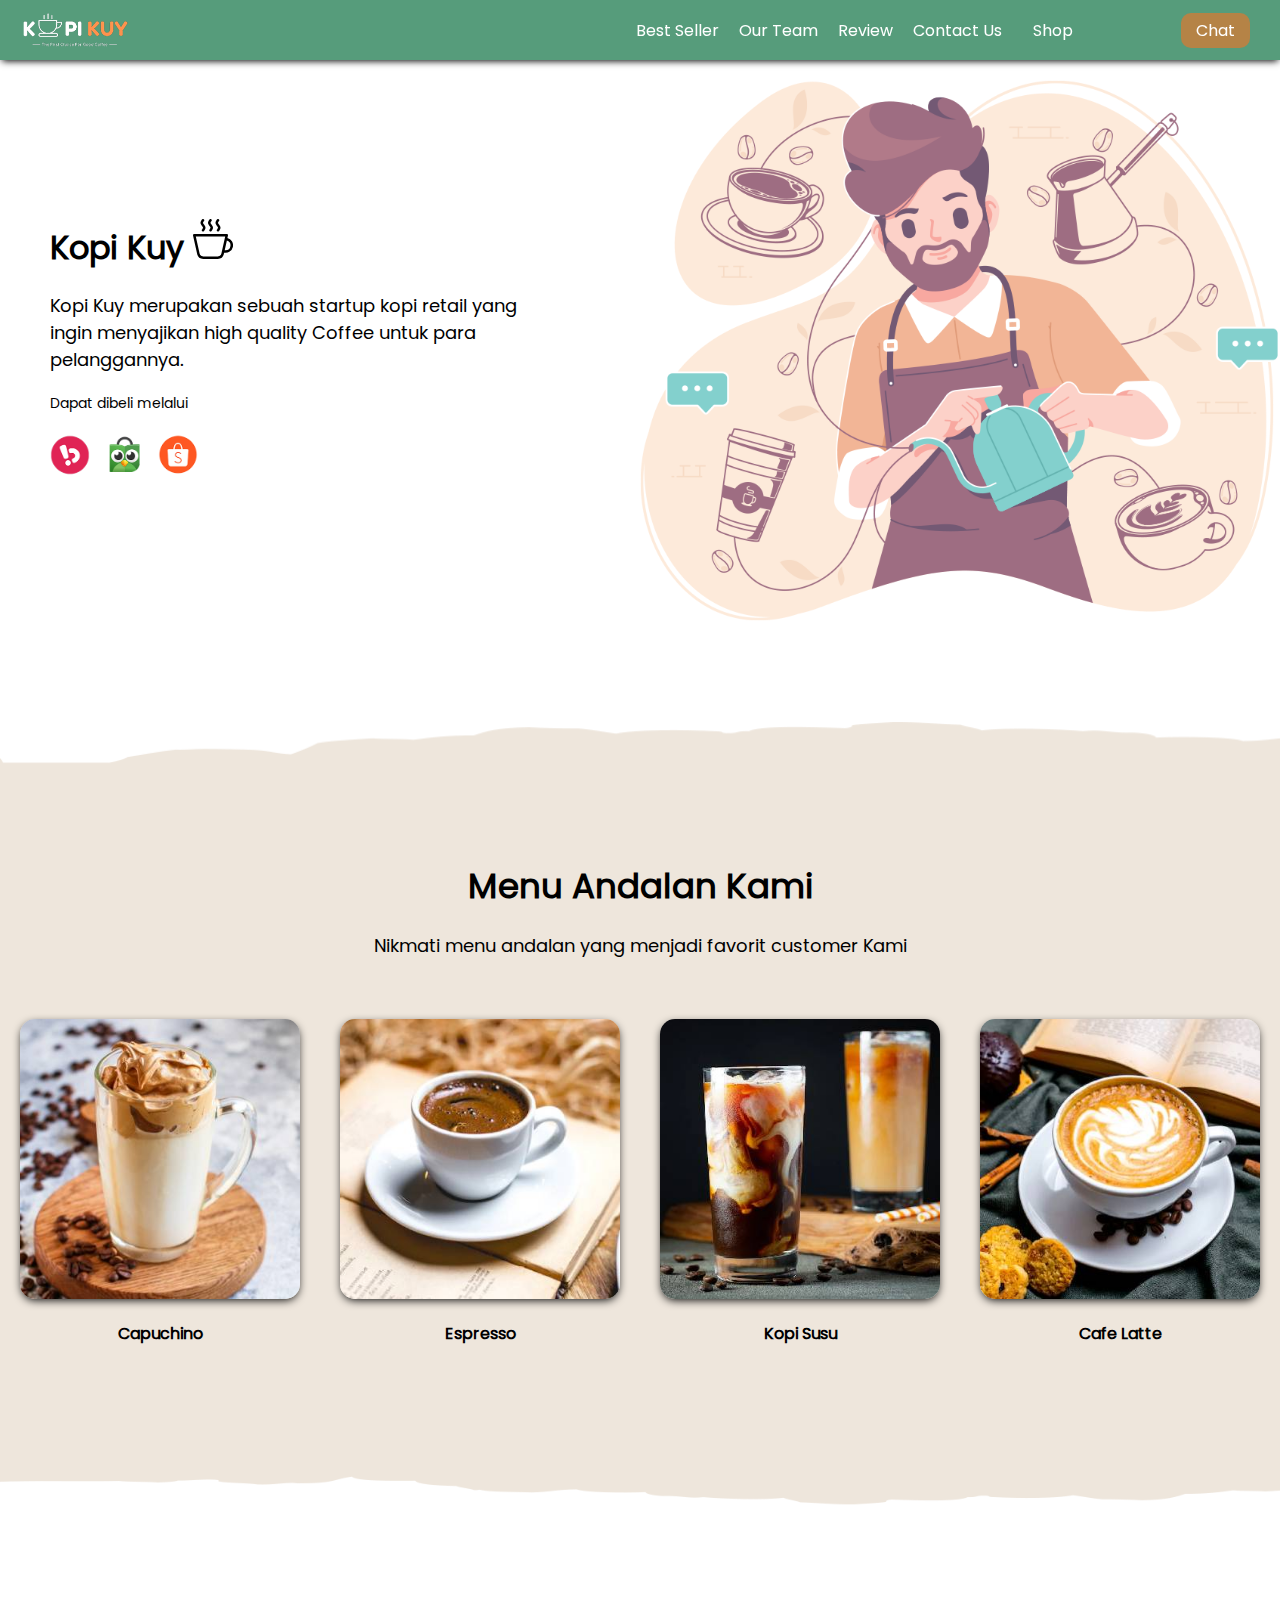
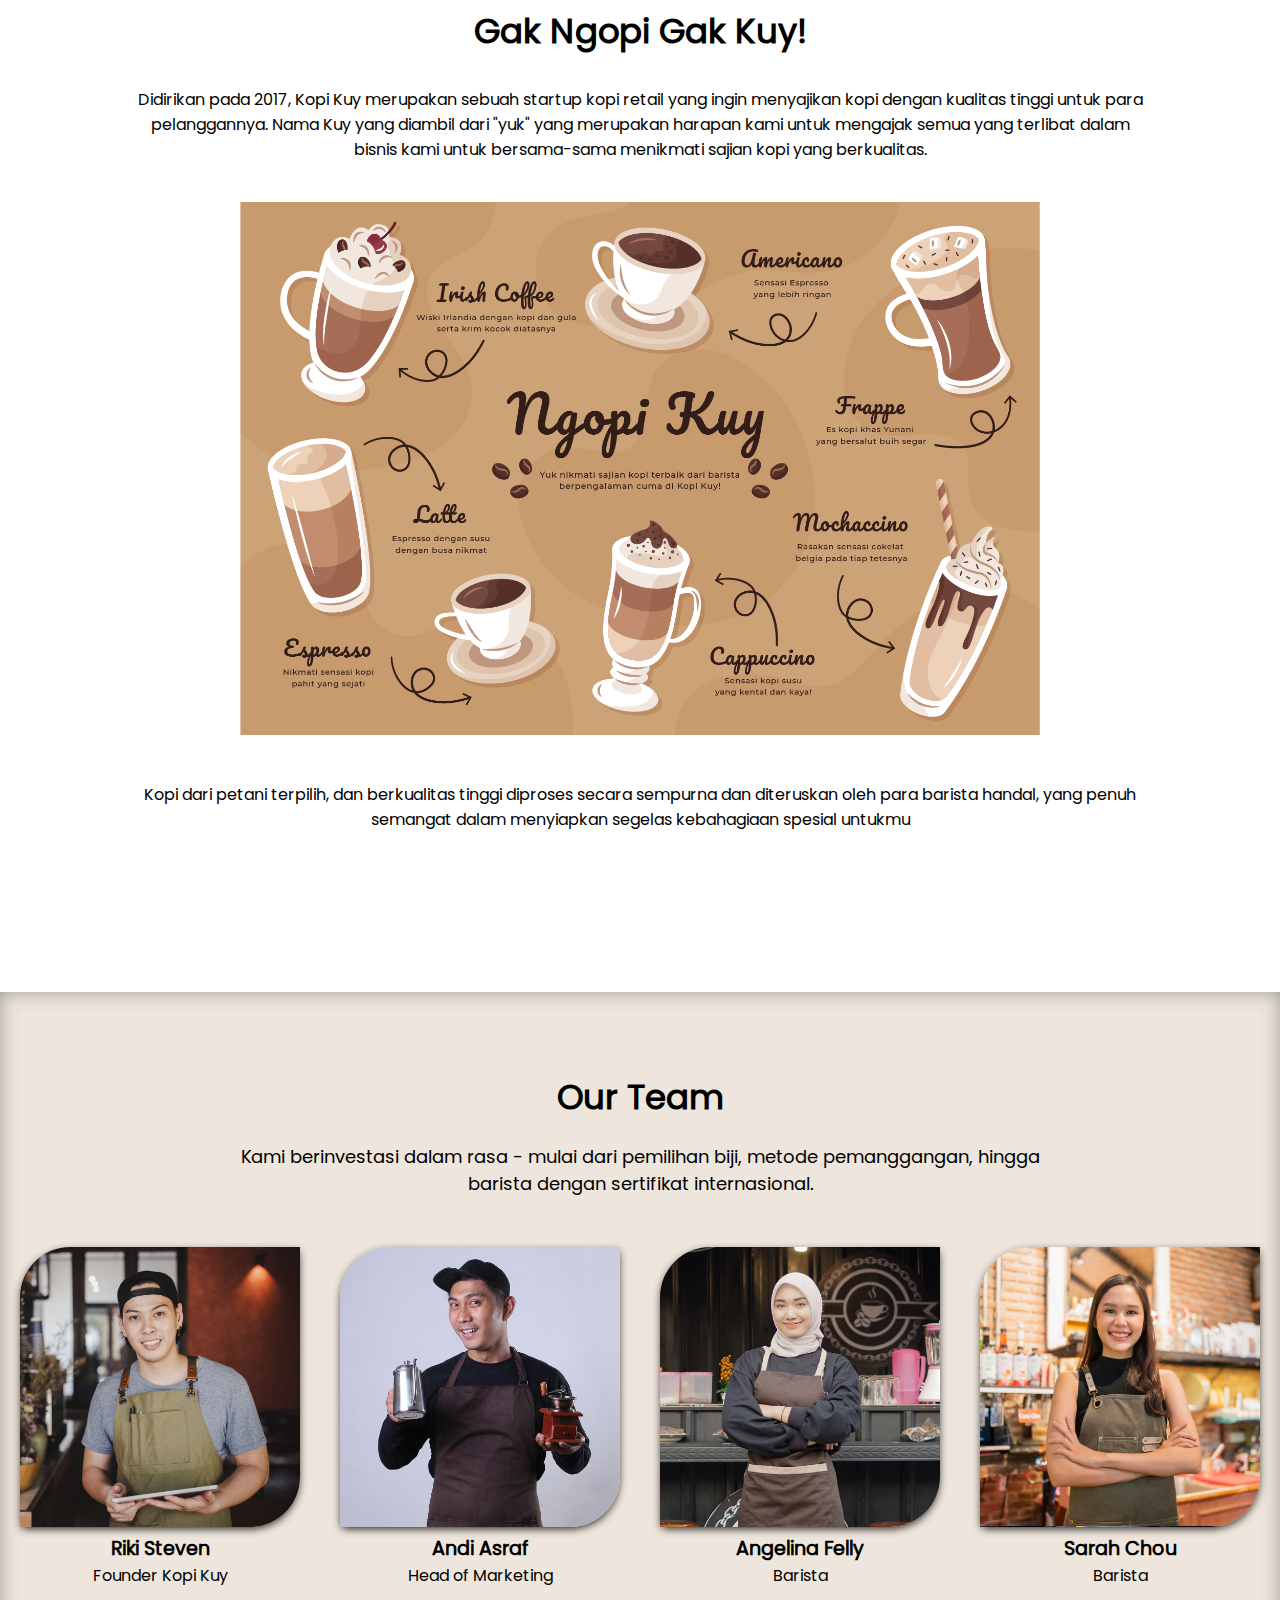
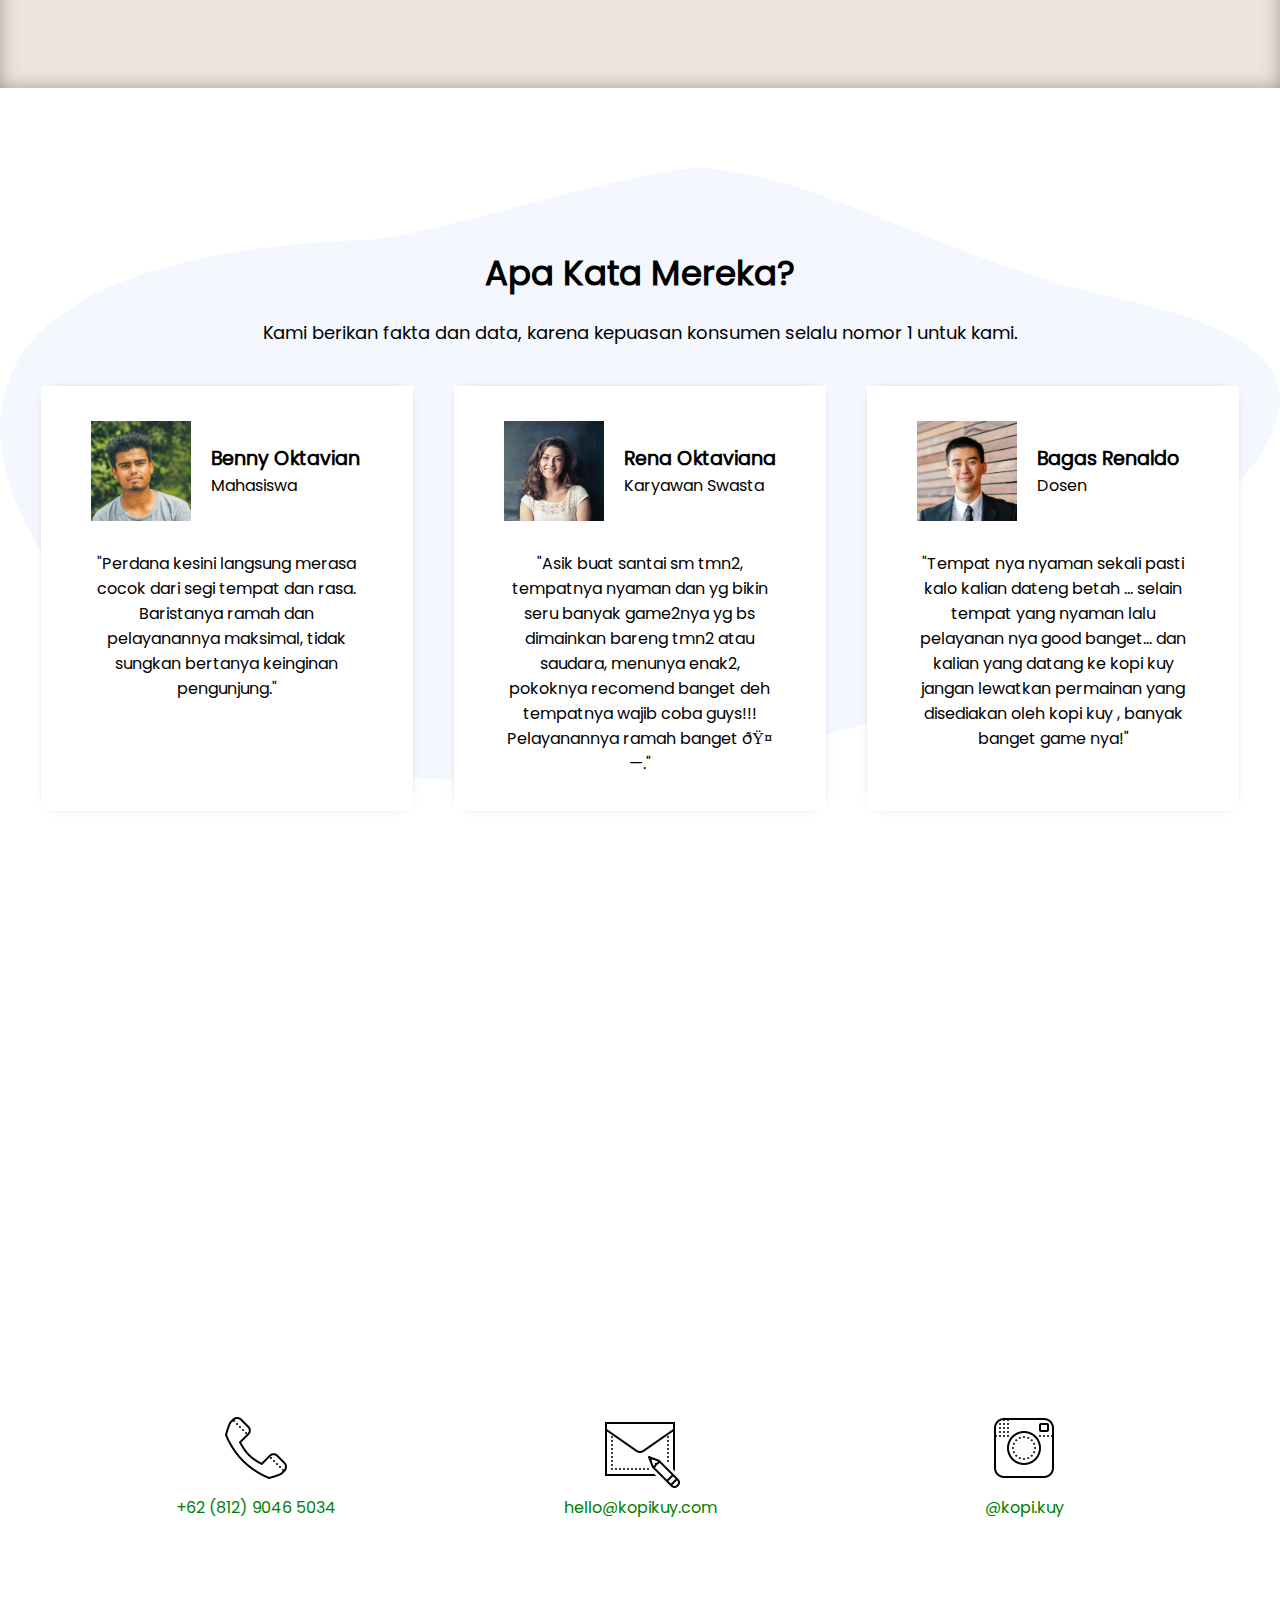
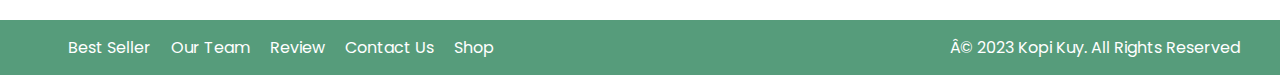
<file: index.html>
<!DOCTYPE html>
<html lang="id">

<head>
    <meta charset="UTF-8">
    <meta http-equiv="X-UA-Compatible" content="IE=edge">
    <meta name="viewport" content="width=device-width, initial-scale=1.0">
    <link rel="shortcut icon" href="images/favicon.ico" type="image/x-icon">
    <title>Kopi Kuy</title>
    <link rel="stylesheet" href="css/style.css">
</head>

<body>
    <nav>
        <div class="baris">
            <img class="logo" src="images/logo/logo_kuy.png">
            <div class="navigasi">
                <a href="#best-seller">Best Seller</a>
                <a href="#our-team">Our Team</a>
                <a href="#review">Review</a>
                <a href="#contact-us">Contact Us</a>
            </div>
            <a class="shop" href="produk.html">Shop</a>
            <a class="chat" href="https://wa.me/nomor_hp_anda_pakai_62" target="_blank">Chat</a>
        </div>
    </nav>

    <!--Tulis Kode Di Bawah Sini-->
    <header>
        <div class="baris">
            <div class="col-kiri">
                <h1 class="judul-header">Kopi Kuy <img src="images/icon/icon_kopi.svg"></h1>

                <p class="subjudul-header">Kopi Kuy merupakan sebuah startup kopi retail yang ingin menyajikan high
                    quality Coffee untuk para pelanggannya.</p>
                <p class="dapat-dibeli">Dapat dibeli melalui</p>

                <div class="olshop">
                    <img src="images/logo/logo_bukalapak.png" alt="">
                    <img src="images/logo/logo_tokopedia.png" alt="">
                    <img src="images/logo/logo_shopee.png" alt="">
                </div>
            </div>

            <img class="col-kanan" src="images/header/header6.png">
        </div>
    </header>

    <section id="best-seller" class="best-seller">
        <h2 class="judul-best-seller">Menu Andalan Kami</h2>
        <p class="subjudul-best-seller">Nikmati menu andalan yang menjadi favorit customer Kami</p>

        <div class="baris">
            <div class="col-produk">
                <img src="images/produk/product_capuchino.jpg" alt="">
                <p class="nama-produk">Capuchino</p>
            </div>
            <div class="col-produk">
                <img src="images/produk/product_espresso.jpg" alt="">
                <p class="nama-produk">Espresso</p>
            </div>
            <div class="col-produk">
                <img src="images/produk/product_kopi_susu.jpg" alt="">
                <p class="nama-produk">Kopi Susu</p>
            </div>
            <div class="col-produk">
                <img src="images/produk/product_latte.jpg" alt="">
                <p class="nama-produk">Cafe Latte</p>
            </div>
        </div>
    </section>

    <section id="about-us" class="about-us">
        <h2 class="judul-about-us">Gak Ngopi Gak Kuy!</h2>
        <p class="tentang-about-us">
            Didirikan pada 2017, Kopi Kuy merupakan sebuah startup kopi retail yang ingin menyajikan kopi
            dengan kualitas tinggi
            untuk para pelanggannya. Nama Kuy yang diambil dari "yuk" yang merupakan harapan kami untuk
            mengajak semua yang terlibat dalam bisnis kami untuk bersama-sama menikmati sajian kopi yang
            berkualitas.
        </p>
        <img src="images/aset_kopi_jumbo.png">
        <p class="penjelasan-about-us">
            Kopi dari petani terpilih, dan berkualitas tinggi diproses secara sempurna dan diteruskan
            oleh para barista handal,
            yang penuh semangat dalam menyiapkan segelas kebahagiaan spesial untukmu
        </p>
    </section>

    <section class="our-team" id="our-team">
        <h2 class="judul-team">Our Team</h2>
        <p class="subjudul-team">Kami berinvestasi dalam rasa - mulai dari pemilihan biji, metode pemanggangan,
            hingga barista dengan sertifikat internasional. </p>

        <div class="baris">
            <div class="col-team">
                <img src="images/team/team1.jpg">
                <h3>Riki Steven</h3>
                <p>Founder Kopi Kuy</p>
            </div>
            <div class="col-team">
                <img src="images/team/team2.jpg">
                <h3>Andi Asraf</h3>
                <p>Head of Marketing</p>
            </div>

            <div class="col-team">
                <img src="images/team/team3.jpg">
                <h3>Angelina Felly</h3>
                <p>Barista</p>
            </div>

            <div class="col-team">
                <img src="images/team/team4.jpg">
                <h3>Sarah Chou</h3>
                <p>Barista</p>
            </div>
        </div>
    </section>

    <section id="review" class="review">
        <h2 class="judul-review">Apa Kata Mereka?</h2>

        <p class="subjudul-review">Kami berikan fakta dan data, karena kepuasan konsumen selalu nomor 1 untuk kami.</p>

        <div class="baris">
            <div class="col-review">
                <div class="profile">
                    <img src="images/customer/customer1.jpg">
                    <div class="nama-profile">
                        <h3>Benny Oktavian</h3>
                        <p>Mahasiswa</p>
                    </div>
                </div>
                <p class="testimoni">"Perdana kesini langsung merasa cocok dari segi tempat dan rasa. Baristanya ramah
                    dan pelayanannya maksimal, tidak sungkan bertanya keinginan pengunjung."</p>
            </div>
            <div class="col-review">
                <div class="profile">
                    <img src="images/customer/customer2.jpg">
                    <div class="nama-profile">
                        <h3>Rena Oktaviana</h3>
                        <p>Karyawan Swasta</p>
                    </div>
                </div>
                <p class="testimoni">"Asik buat santai sm tmn2, tempatnya nyaman dan yg bikin seru banyak game2nya yg bs
                    dimainkan bareng tmn2 atau saudara, menunya enak2, pokoknya recomend banget deh
                    tempatnya wajib coba guys!!! Pelayanannya ramah banget ðŸ¤—."</p>
            </div>
            <div class="col-review">
                <div class="profile">
                    <img src="images/customer/customer3.jpg">
                    <div class="nama-profile">
                        <h3>Bagas Renaldo</h3>
                        <p>Dosen</p>
                    </div>
                </div>
                <p class="testimoni">"Tempat nya nyaman sekali pasti kalo kalian dateng betah ... selain tempat yang
                    nyaman lalu pelayanan nya good banget... dan kalian yang datang ke kopi kuy jangan
                    lewatkan permainan yang disediakan oleh kopi kuy , banyak banget game nya!"</p>
            </div>
        </div>
    </section>

    <section class="contact-us" id="contact-us">
        <iframe
            src="https://www.google.com/maps/embed?pb=!1m14!1m8!1m3!1d7932.741866032694!2d106.668581!3d-6.214715!3m2!1i1024!2i768!4f13.1!3m3!1m2!1s0x2e69f9912c7f297b%3A0xe5a3a671dae861ab!2sKopi%20kuy!5e0!3m2!1sid!2sid!4v1680617229460!5m2!1sid!2sid"
            width="100%" height="300" style="border:0;" allowfullscreen="" loading="lazy"
            referrerpolicy="no-referrer-when-downgrade"></iframe>
        <div class="baris">
            <div class="col-kontak">
                <img src="images/icon/icon_phone.png">
                <p>+62 (812) 9046 5034</p>
            </div>
            <div class="col-kontak">
                <img src="images/icon/icon_mail.png">
                <p>hello@kopikuy.com</p>
            </div>
            <div class="col-kontak">
                <img src="images/icon/icon_instagram.png">
                <a href="https://instagram.com" role="button">
                    <p>@kopi.kuy</p>
                </a>
            </div>
        </div>
    </section>

    <footer>
        <div class="baris">
            <div class="navigasi">
                <a href="#best-seller">Best Seller</a>
                <a href="#our-team">Our Team</a>
                <a href="#review">Review</a>
                <a href="#contact-us">Contact Us</a>
                <a href="produk.html">Shop</a>
            </div>
            <p class="copyright">Â© 2023 Kopi Kuy. All Rights Reserved</p>
        </div>
    </footer>

    <!--Kode Selesai-->
</body>

</html>
</file>
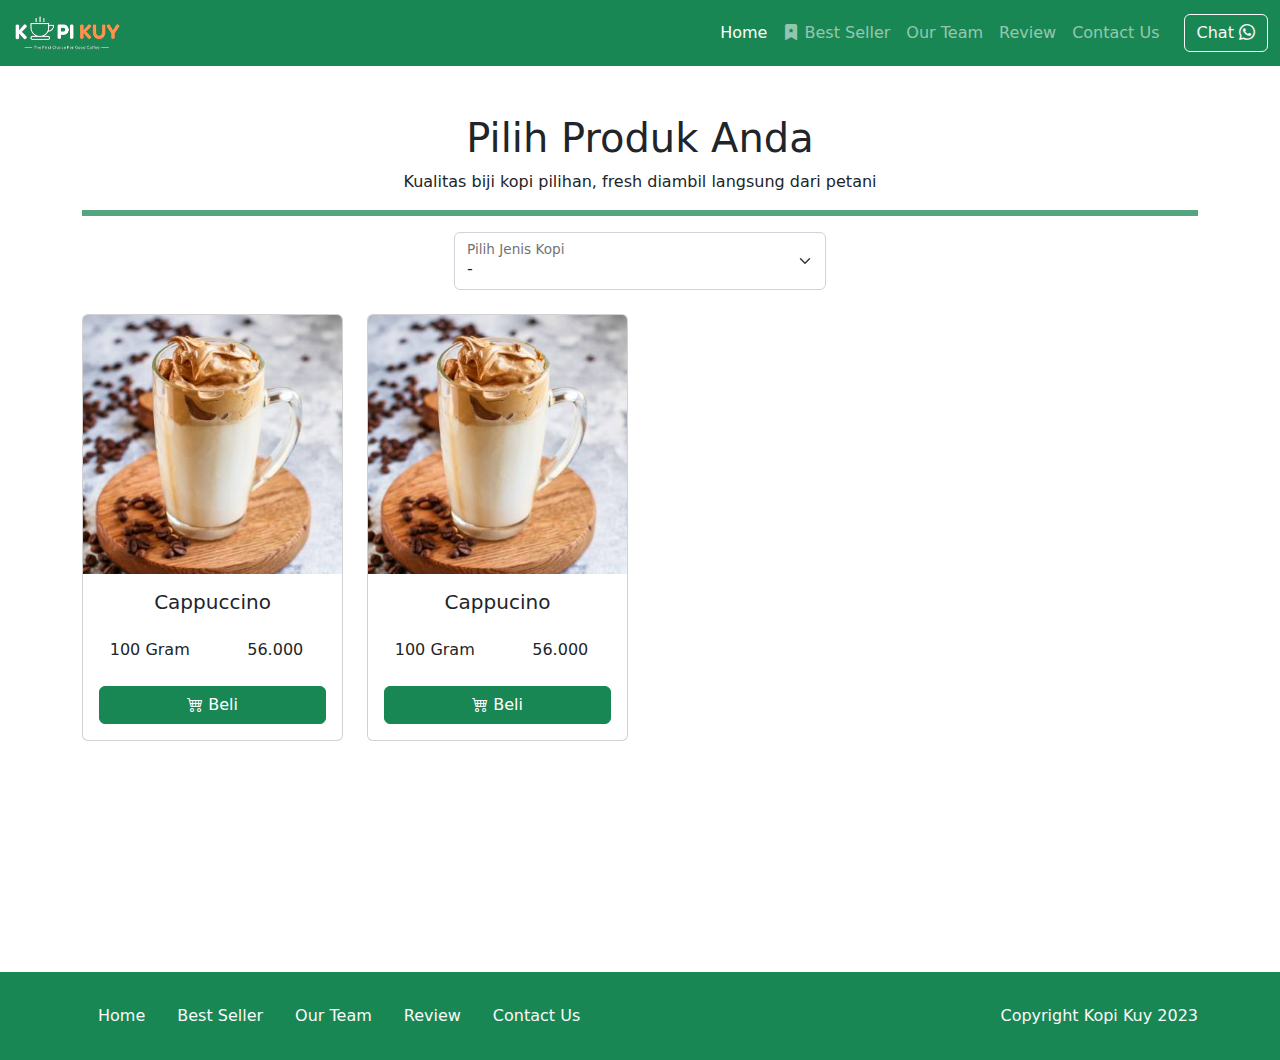
<file: produk.html>
<!DOCTYPE html>
<html lang="id">

<head>
    <meta charset="UTF-8">
    <meta http-equiv="X-UA-Compatible" content="IE=edge">
    <meta name="viewport" content="width=device-width, initial-scale=1.0">
    <link rel="shortcut icon" href="images/favicon/favicon.ico" type="image/x-icon">
    <title>Produk</title>
    <link rel="shortcut icon" href="images/favicon.ico" type="image/x-icon">
    <link rel="stylesheet" href="vendor/bootstrap/bootstrap.min.css">
    <link rel="stylesheet" href="vendor/bootstrap/bootstrap-icons.css">
    <script src="vendor/bootstrap/bootstrap.bundle.min.js"></script>
    <style>
        section {
            min-height: 90vh;
        }

        body {
            background-image: url(https://rikikurnia.com/assets/bgkopi.png);
            background-size: 20%;
        }
    </style>
    <script src="js/jquery-3.6.3.min.js"></script>
</head>

<body>
    <!-- Tulis Kode Bootstrap Di Bawah Sini -->

    <nav class="navbar navbar-expand-lg bg-success navbar-dark w-100">
        <div class="container-fluid">
            <a class="navbar-brand" href="#">
                <img class="logo" src="images/logo/logo_kuy.png" height="40">
            </a>
            <button class="navbar-toggler" type="button" data-bs-toggle="collapse"
                data-bs-target="#navbarSupportedContent" aria-controls="navbarSupportedContent" aria-expanded="false"
                aria-label="Toggle navigation">
                <span class="navbar-toggler-icon"></span>
            </button>
            <div class="collapse navbar-collapse" id="navbarSupportedContent">
                <ul class="navbar-nav ms-auto me-3 mb-2 mb-lg-0">
                    <li class="nav-item">
                        <a class="nav-link active" aria-current="page" href="index.html">Home</a>
                    </li>
                    <li class="nav-item">
                        <a class="nav-link" href="index.html#best-seller"><i class="bi bi-bookmark-star-fill"></i> Best
                            Seller</a>
                    </li>
                    <li class="nav-item">
                        <a class="nav-link" href="index.html#our-team">Our Team</a>
                    </li>
                    <li class="nav-item">
                        <a class="nav-link" href="index.html#review">Review</a>
                    </li>
                    <li class="nav-item">
                        <a class="nav-link" href="index.html#contact-us">Contact Us</a>
                    </li>
                </ul>
                <a class="btn btn-outline-light" href="https://wa.me/6281290465034" target="_blank">Chat <i
                        class="bi bi-whatsapp"></i></a>

            </div>
        </div>
    </nav>

    <section class="produk my-5 text-center">
        <div class="container">
            <h1>Pilih Produk Anda</h1>
            <p>Kualitas biji kopi pilihan, fresh diambil langsung dari petani</p>
            <hr class="border border-success border-3 opacity-75">

            <div class="form-floating col-md-4 mx-auto">
                <select class="form-select" id="select_kopi">
                    <option selected disabled>-</option>
                    <option value="arabica">Arabica</option>
                    <option value="robusta">Robusta</option>
                    <option value="americano">Americano</option>
                </select>
                <label for="select_kopi">Pilih Jenis Kopi</label>
            </div>

            <!-- tulis kode baris produk di bawah -->

            <div id="baris_produk" class="row mt-4 row-cols-1 row-cols-sm-2 row-cols-md-3 row-cols-lg-4">

                <div class="col mb-3">
                    <div class="card">
                        <img src="images/produk/product_capuchino.jpg" class="card-img-top" alt="...">
                        <div class="card-body">
                            <h5 class="card-title">Cappuccino</h5>
                            <div class="row keterangan my-4">
                                <div class="col">
                                    100 Gram
                                </div>
                                <div class="col">
                                    56.000
                                </div>
                            </div>
                            <a href="#" class="btn btn-success w-100"><i class="bi bi-cart4"></i> Beli</a>
                        </div>
                    </div>
                </div>
                <div class="col mb-3">
                    <div class="card">
                        <img src="images/produk/product_capuchino.jpg" class="card-img-top" alt="...">
                        <div class="card-body">
                            <h5 class="card-title">Cappucino</h5>
                            <div class="row keterangan my-4">
                                <div class="col">
                                    100 Gram
                                </div>
                                <div class="col">
                                    56.000
                                </div>
                            </div>
                            <a href="#" class="btn btn-success w-100"><i class="bi bi-cart4"></i> Beli</a>
                        </div>
                    </div>

                </div>

            </div>
        </div>
    </section>
    <footer class="bg-success py-4">
        <div class="container">
            <div class="row align-items-center">
                <div class="col-md-8">
                    <ul class="nav">
                        <li class="nav-item">
                            <a class="nav-link link-light active" aria-current="page" href="index.html">Home</a>
                        </li>
                        <li class="nav-item">
                            <a class="nav-link link-light" href="index.html#best-seller">Best Seller</a>
                        </li>
                        <li class="nav-item">
                            <a class="nav-link link-light" href="index.html#our-team">Our Team</a>
                        </li>
                        <li class="nav-item">
                            <a class="nav-link link-light" href="index.html#review">Review</a>
                        </li>
                        <li class="nav-item">
                            <a class="nav-link link-light" href="index.html#contact-us">Contact Us</a>
                        </li>
                    </ul>
                </div>
                <div class="col-md-4 text-light text-end">
                    Copyright Kopi Kuy 2023
                </div>
            </div>
        </div>
    </footer>

    <script>
        /* Tulis Javascrip Di bawah Sini*/

        var sumber = "https://rikikurnia.com/prakerja/api/kopi"
        var sumber2 = "data.json"

        select_kopi.onchange = function () {
            var dipilih = select_kopi.value
            ambilData(dipilih)
        }

        function ambilData(dipilih) {
            console.log(dipilih)

            /* Kode selanjutnya paste di bawah sini ya */
            var template = ''

            $.getJSON(sumber2).then(function (data) {
                var data_kopi = data[dipilih]
                console.log(data_kopi)

                data_kopi.forEach(item => {
                    template += `<div class="col mb-3">
                        <div class="card">
                            <img src="${item.foto}" class="card-img-top" alt="...">
                            <div class="card-body">
                                <h5 class="card-title">${item.nama}</h5>
                                <div class="row keterangan my-4">
                                    <div class="col">
                                        ${item.size}
                                    </div>
                                    <div class="col">
                                        ${item.harga}
                                    </div>
                                </div>
                                <a href="${item.link}" class="btn btn-success w-100"><i class="bi bi-cart4"></i> Beli</a>
                            </div>
                        </div>
                    </div>`
                })

                baris_produk.innerHTML = template
            })


        }







    </script>
</body>
</file>
<file: css/style.css>
/* Pengaturan Global */

/* Mendaftarkan font ke dalam CSS, dan memberi nama family */
@font-face {
   font-family: 'Poppins';
   src: url(../fonts/poppins.woff2);
}

* {
   box-sizing: border-box;
   margin: 0;
   padding: 0;
}

html {
   /* agar scroll ketika klik pada navigasi menjadi halus */
   scroll-behavior: smooth;
}

body {
   /* mendaftarkan semua teks pada body menjadi family Poppins */
   font-family: 'Poppins';
}

a {
   /* menghilangkan garis bawah pada link */
   text-decoration: none;

   /* menghilangkan warna bawaan pada link */
   color: unset;
}

h2 {
   /* mengatur ukuran huruf ke 34 pixel */
   font-size: 34px;
}

h3 {
   /* mengatur ukuran huruf ke 1.2rem */
   font-size: 1.2rem;
}

h1,
h2,
h3 {
   /* mengatur tebal huruf */
   font-weight: bold;
}

img {
   /* 
      mengatur agar semua elemen img memiliki panjang maksimal 100% agar
      tidak besar gambar tidak melebihi layar ataupun pembungkus
   */
   max-width: 100%;
}

/* Navigasi */

nav {
   /* background-color mengatur warna latar belakang */
   background-color: red;

   /* penulisan 2 background-color seperti ini akan mengabaikan penulisan sebelumnya */
   background-color: #569c7b;

   /* box-shadow membuat efek bayangan */
   box-shadow: 0 3px 7px -2px #000;

   /* width mengatur panjang elemen */
   width: 100%;
   padding-top: 10px;
   padding-bottom: 10px;

   /* position mengatur posisi elemen, static untuk biasa, fixed untuk efek menempel */
   position: fixed;

   /* Nilai z-index semakin besar, maka elemen akan semakin di depan */
   z-index: 500;
}

/* 
   PERHATIKAN bahwa dalam mengatur elemen, nama elemen langsung ditulis
   sedangkan untuk mengatur class, dibutuhkan tanda titik (.) terlebih dulu
   img {} berarti elemen dengan tag img, 
   sedangkan .img artinya elemen dengan kelas img   
*/

.baris {
   /* 
      display: flex memiliki pengaturan yang dapat mengatur agar elemen
      di dalamnya memiliki ukuran yang fleksibel
   */
   display: flex;

   /* 
      align-items: center mengatur elemen di dalamnya rata tengah vertikal
   */
   align-items: center;

   /* 
      justify-content: center mengatur elemen di dalamnya rata tengah horizontal
   */
   justify-content: center;

   /* 
      flex-wrap: wrap mengatur agar jika panjang elemen berlebih, maka elemen
      akan otomatis diletakan di baris baru
   */
   flex-wrap: wrap;
}

section {
   /* text-align mengatur rata tulisan, bisa bernilai: left, right, center, justify */
   text-align: center;
}

.logo {
   /* height mengatur tinggi elemen */
   height: 40px;
   margin-left: 20px;
}

.navigasi {
   margin-left: auto;
   margin-right: 15px;
}

.navigasi a,
.shop {
   color: #fff;
   padding-left: 8px;
   padding-right: 8px;
}

.shop {
   margin-right: 100px;
}

.chat {
   margin-right: 30px;
   background-color: rgb(181, 131, 70);
   color: #fff;
   padding-top: 5px;
   padding-right: 15px;
   padding-bottom: 5px;
   padding-left: 15px;
   border-radius: 10px;
}


/* HEADER */


header,
section {
   /*
    padding mengatur jarak ke dalam
    pada padding dan margin ditambahkan top / right / bottom / top 
    untuk mengatur jarak masing-masing 
   */
   padding-top: 80px;
   padding-bottom: 80px;

   /* margin mengatur jarak ke luar */
   margin-bottom: 80px;
}

/* penulisan CSS dapat digabung dengan beberapa elemen */
.col-kiri,
.col-kanan {
   /* width mengatur panjang elemen. 50% artinya setengah ukuran pembungkus */
   width: 50%;
}

.col-kiri {
   padding-left: 50px;
   padding-right: 120px;
}

.judul-header {
   margin-bottom: 20px;
}

.subjudul-header {
   /* font-size digunakan untuk mengatur ukuran huruf */
   font-size: 18px;
}

.dapat-dibeli {
   margin-top: 20px;
   margin-bottom: 20px;
   font-size: 14px;
}

.olshop img {
   width: 40px;

   /* height digunakan untuk mengatur tinggi elemen */
   height: auto;
   margin-right: 10px;
}

/* Best Seller */

.best-seller {
   position: relative;

   /* background-color mengatur warna latar belakang elemen */
   background-color: #EEE6DC;
}

/* 
terkait position, after, dan before memerlukan pemahaman mendalam
terkait layout pada CSS untuk dapat memahami secara penuh 
*/

.best-seller::before,
.best-seller::after {
   position: absolute;
   content: "";
   width: 100%;
   height: 76px;

   /* background-image untuk menambahkan gambar sebagai background */
   background-image: url(../images/garis-atas.png);

   /*background-size agar gambar latar menyesuaikan tinggi / panjang elemen */
   background-size: cover;

   top: -60px;
   left: 0;
}

.best-seller::after {
   height: 60px;
   background-image: url(../images/garis-bawah.png);
   top: unset;
   bottom: -60px;
}

.judul-best-seller {
   margin-bottom: 20px;
}

.subjudul-best-seller {
   font-size: 18px;
   margin-bottom: 40px;
}

.col-produk {
   /* 
      Penulisan padding dan margin seperti padding:20px ini penulisan singkat 
      yang berarti top, right, bottom, left nilainya sama, yaitu 20px 
   */
   padding: 20px;
   width: 25%;
}

.col-produk img {
   /* transition membuat animasi transisi dari perubahan style, 0.3s berarti 0.3 detik */
   transition: all 0.3s ease;

   /* border-radius  Membuat sudut membulat */
   border-radius: 15px;

   /* box-shadow membuat efek bayangan */
   box-shadow: 0 3px 10px -2px #000;
}

/* :hover akan dijalankan saat mouse ada di atas elemen */
.col-produk img:hover {

   /* membuat transformasi, bisa berupa scale(1.05), rotate(180deg), translateY(-50px), dsb */
   transform: scale(0.9);
   border-radius: 50%;
}

.nama-produk {
   margin-top: 15px;
   font-weight: bold;
}

/* About US */

.about-us {
   /* max-width: 80%; mengatur panjang maksimal elemen tidak boleh melebihi 80% layar */
   max-width: 80%;

   /* margin-left dan margin-right auto akan membuat posisi elemen berada di tengah */
   margin-left: auto;
   margin-right: auto;
}

.judul-about-us {
   margin-bottom: 30px;
}

/* 
   penulisan .about-us img {} berarti mengatur elemen img 
   yang ada di dalam elemen dengan kelas about-us 
   harap perhatikan .about-us dan image dipisahkan spasi
   penulisan class diawali titik (.) penulisan elemen tidak
*/
.about-us img {
   /* 
      Penulisan width: 800px dan max-width: 100% mengatur agar
      elemen memiliki panjang 800px namun tidak boleh melebihi 100% ukuran layar
   */
   width: 800px;
   max-width: 100%;
}

.tentang-about-us {
   margin-bottom: 40px;
}

.penjelasan-about-us {
   margin-top: 40px;
}

/* OUR TEAM */

.our-team {
   background-color: #EEE6DC;
   box-shadow: inset 0px 0px 23px -6px #707070;
}

.judul-team {
   margin-bottom: 20px;
}

.subjudul-team {
   margin-bottom: 30px;
   font-size: 18px;
   width: 800px;
   max-width: 90%;
   margin-left: auto;
   margin-right: auto;
}

.col-team {
   width: 25%;
   padding: 20px;
}

.col-team img {
   box-shadow: 0 3px 10px -2px #000;
   border-radius: 50px 0px 50px 0px;
}


/* REVIEW */

.review {
   background-image: url(../images/bg-review.svg);
   /* 
      background-size: contain;
      membuat gambar latar belakang tidak terpotong
   */
   background-size: contain;

   /* 
      background-repeat: no-repeat;
      membuat gambar latar belakang tidak diulang (duplikat)
   */
   background-repeat: no-repeat;
   padding-left: 20px;
   padding-right: 20px;
}

.judul-review {
   margin-bottom: 20px;
}

.subjudul-review {
   margin-bottom: 40px;
   font-size: 18px;
}

.review .baris {
   justify-content: space-around;
   /* align-items: stretch; membuat tinggi elemen di dalam .review .baris seragam */
   align-items: stretch;
}

.col-review {
   width: 30%;
   padding: 35px 50px;
   box-shadow: 0px 0px 12px -10px #000;
   background-color: #fff;
}

.profile {
   display: flex;
   margin-bottom: 30px;
   align-items: center;
}

/* mengatur elemen img yang ada di dalam class(.) profile */
.profile img {
   width: 100px;
   margin-right: 20px;
}

.profile .nama-profile {
   text-align: left;
}

/* CONTACT US */
.contact-us {
   margin-bottom: 20px;
}

.col-kontak {
   width: 30%;
   margin-top: 50px;
   /* color mengatur warna tulisan */
   color: green;
}

/* FOOTER */

footer {
   background-color: #569c7b;
   padding-top: 15px;
   padding-bottom: 15px;
   color: #fff;
   padding-right: 40px;
   padding-left: 40px;
}

footer .navigasi {
   margin-left: 20px;
   margin-right: auto;
}

/* UNTUK RESPONSIF DI BAWAH */

@media (max-width:600px) {

   .navigasi {
      display: none;
   }

   .shop {
      margin-right: 20px;
      margin-left: auto;
   }

   .col-kiri,
   .col-kanan {
      width: 100%;
      text-align: center;
      padding: 20px;
   }

   .col-produk,
   .col-team,
   .col-kontak {
      width: 50%;
   }

   .best-seller {
      padding-left: 30px;
      padding-right: 30px;
   }

   .col-review {
      width: 100%;
      margin-bottom: 50%;
   }
}
</file>
